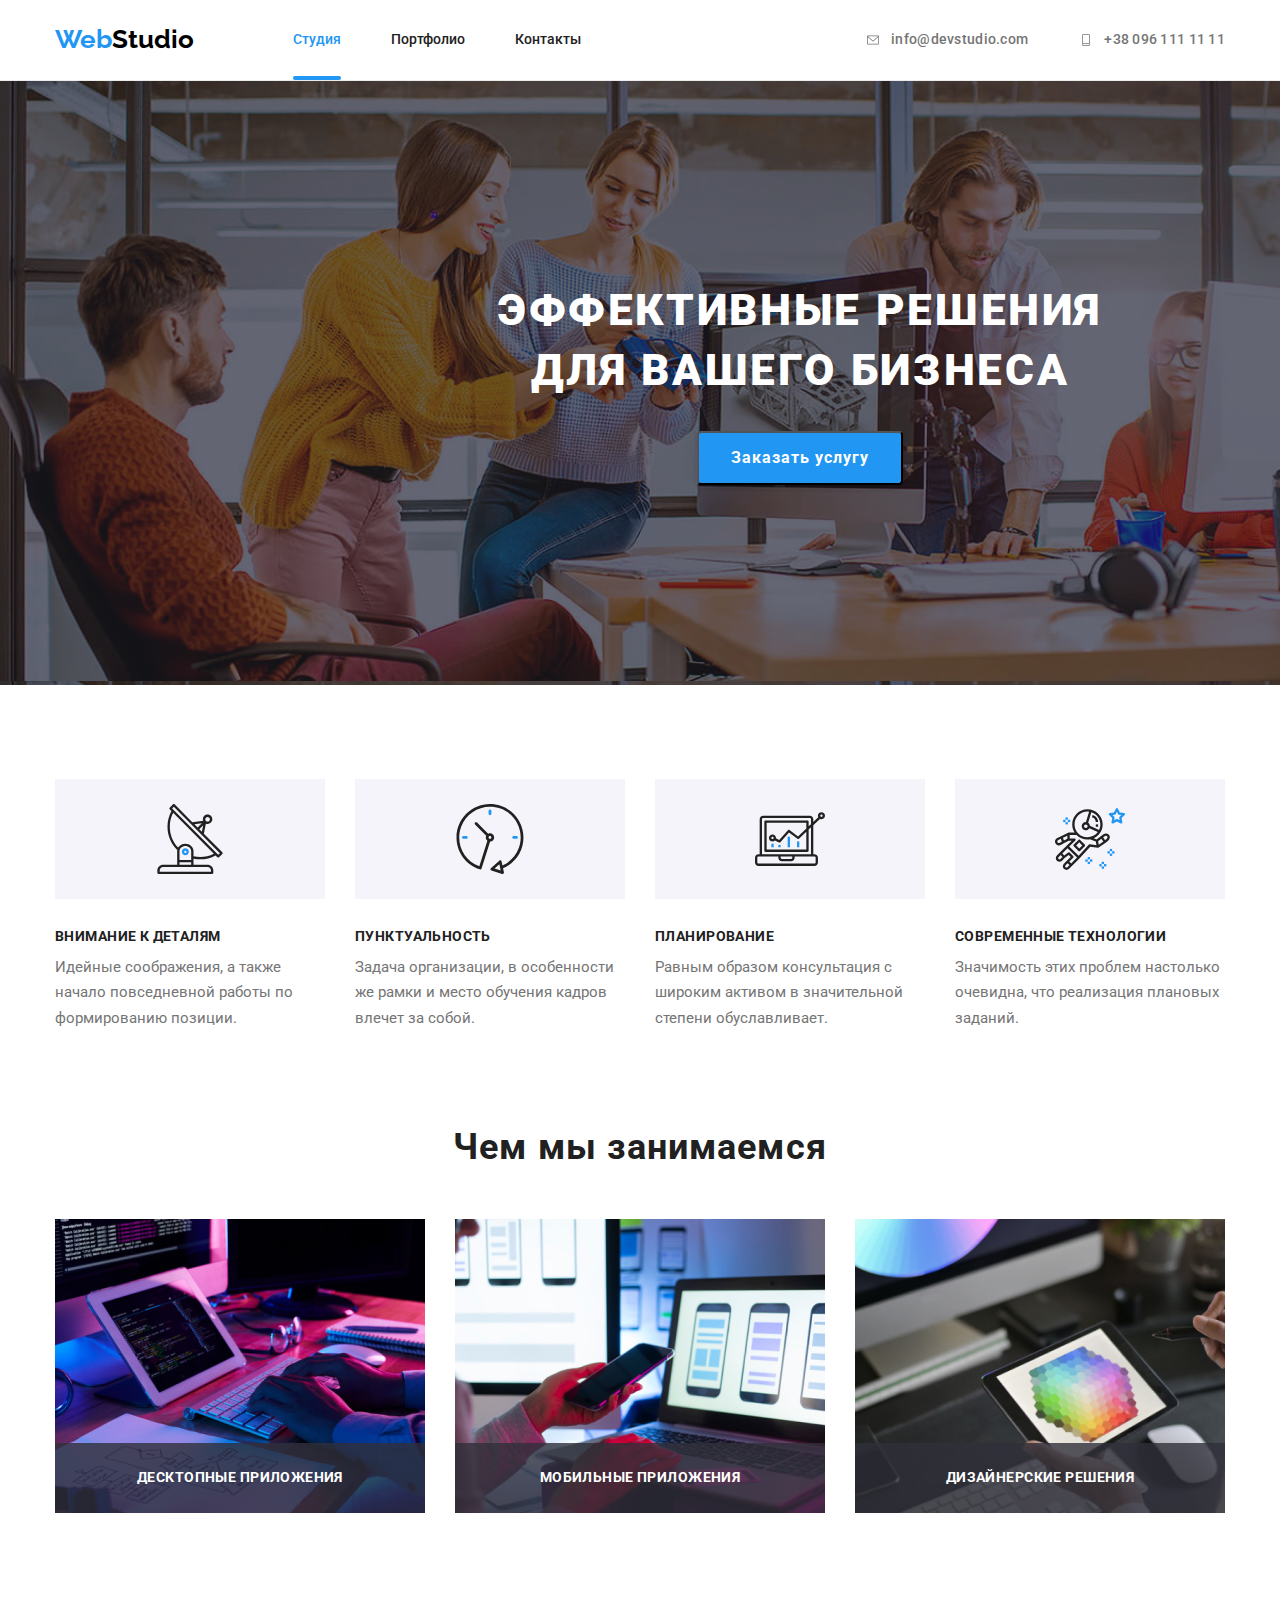
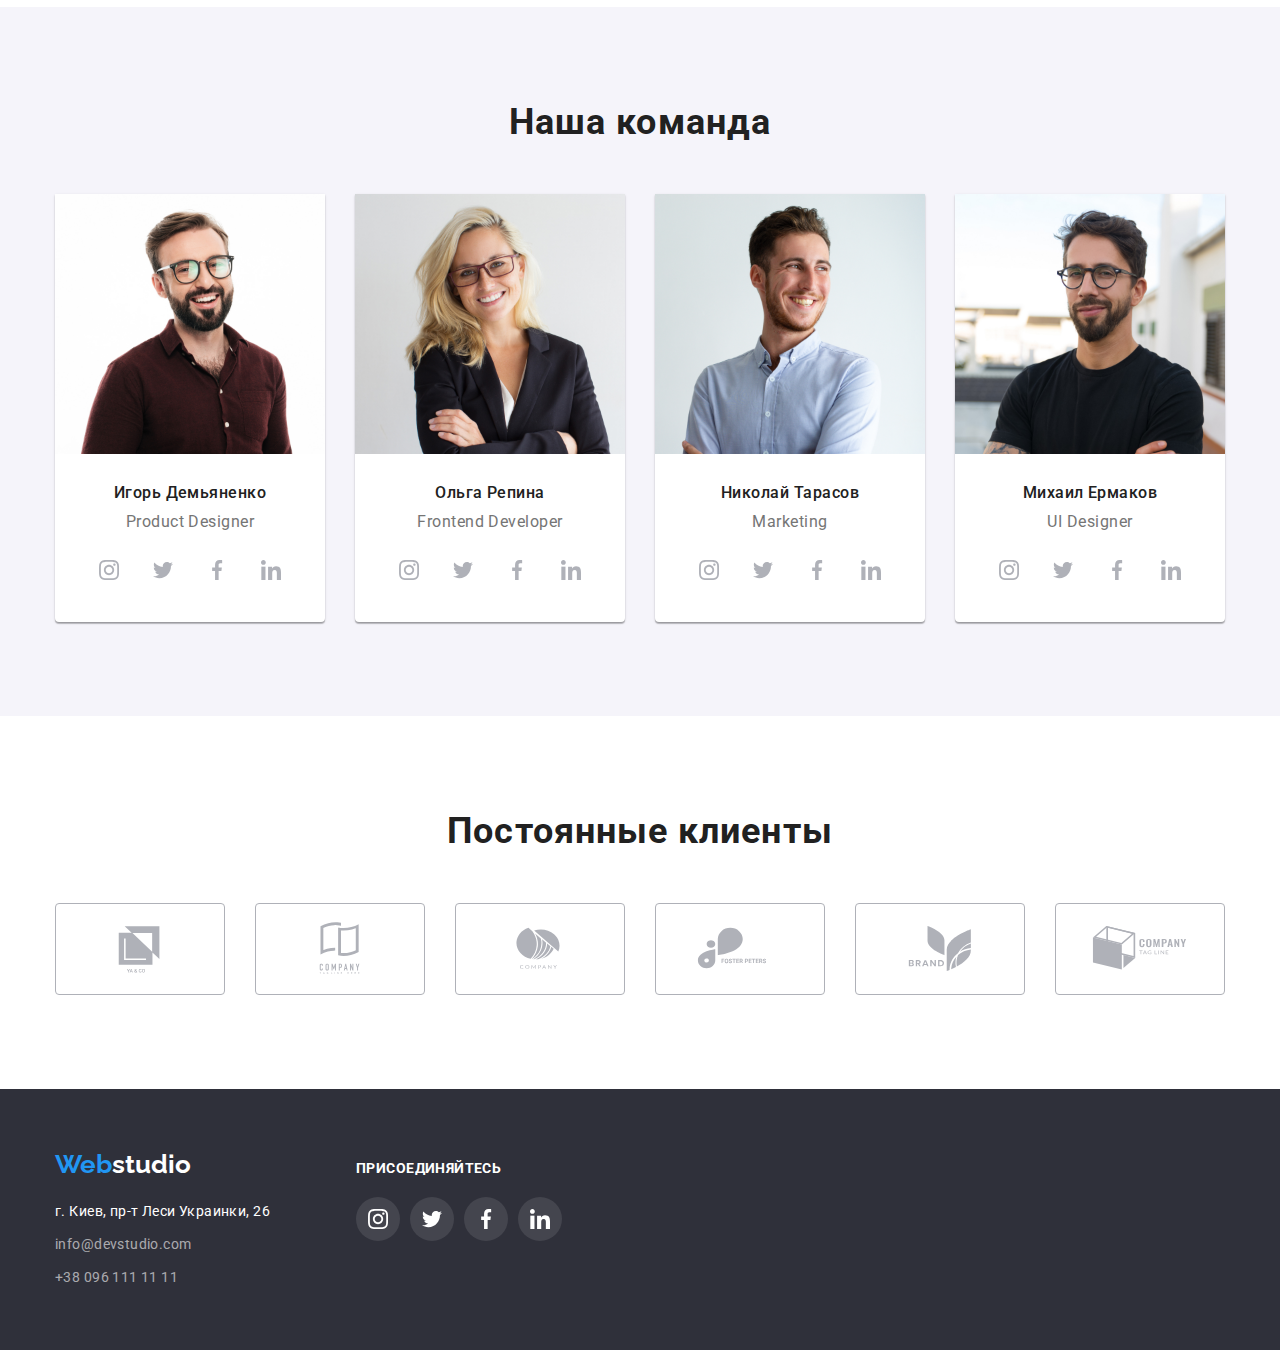
<file: index.html>
<!DOCTYPE html>
<html lang="en">

<head>
    <meta charset="UTF-8">
    <meta http-equiv="X-UA-Compatible" content="IE=edge">
    <meta name="viewport" content="width=device-width, initial-scale=1.0">
    <title>Document</title>
    <link rel="preconnect" href="https://fonts.googleapis.com">
    <link rel="preconnect" href="https://fonts.gstatic.com" crossorigin>
    <link
        href="https://fonts.googleapis.com/css2?family=Raleway:wght@700&family=Roboto:wght@400;500;700;900&display=swap"
        rel="stylesheet">
    <link rel="stylesheet" href="https://cdnjs.cloudflare.com/ajax/libs/modern-normalize/1.1.0/modern-normalize.min.css"
        integrity="sha512-wpPYUAdjBVSE4KJnH1VR1HeZfpl1ub8YT/NKx4PuQ5NmX2tKuGu6U/JRp5y+Y8XG2tV+wKQpNHVUX03MfMFn9Q=="
        crossorigin="anonymous" referrerpolicy="no-referrer" />
    <link rel="stylesheet" href="./css/modern-normalize.css">    
    <link rel="stylesheet" href="./css/styles.css">
</head>

<body>
    <header class="page-header">
        <div class="container-page-header container-settings">    
            <nav class="navigation">
                <a class="logo" href="index.html"><span class="logo-span">Web</span>Studio
                </a>
                <ul class="nav-list list">
                    <li class="nav-item"><a class="link-main" href="index.html">Студия</a></li>
                    <li class="nav-item"><a class="link" href="portfolio.html">Портфолио</a></li>
                    <li class="nav-item"><a class="link" href="">Контакты</a></li>
                </ul>
            </nav>
            <ul class="contacts-list list">
                <li class="contacts-item"><a class="link" href="mailto:info@devstudio.com">
                    <svg class="contacts-item-icon">
                        <use href="./images/sprite.svg#icon-envelope" width="16" height="12"></use>
                    </svg>
                    info@devstudio.com
                </a></li>
                <li class="contacts-item"><a class="link" href="tel:+380961111111">
                    <svg class="contacts-item-icon" width="16" height="12">
                        <use href="./images/sprite.svg#icon-Vector"></use>
                    </svg>
                    +38 096 111 11 11
                </a></li>
            </ul>      
        </div>    
    </header> 
    <main>
        <section class="section-title">
            <div class="container-section-title-button container-settings">
                <h1 class="main-title">Эффективные решения для вашего бизнеса</h1>
                <button class="button-title button" type="button" data-modal-open>Заказать услугу</button>
            </div>
        
        </section>
        <section class="section-lead">
            <div class="section-lead-wrapper container-settings">
                <h2 class="section-lead-header">Наши преимущества</h2>
                <ul class="section-lead-list">
                    <li class="section-lead-item">
                        <div class="section-lead-pic-settings">
                            <svg class="section-lead-pic" width="70" height="70">
                                <use href="./images/sprite.svg#icon-antenna"></use>
                            </svg>
                        </div>
                        <h3 class="section-lead-title">внимание к деталям</h3>
                        <p class="section-lead-item-text">Идейные соображения, а также начало повседневной работы по формированию
                            позиции.</p>
                    </li>
                    <li class="section-lead-item">
                        <div class="section-lead-pic-settings">
                            <svg class="section-lead-pic" width="70" height="70">
                                <use href="./images/sprite.svg#icon-clock"></use>
                            </svg>
                        </div>
                        <h3 class="section-lead-title">пунктуальность</h3>
                        <p class="section-lead-item-text">Задача организации, в особенности же рамки и место обучения кадров влечет
                            за собой.</p>
                    </li>
                    <li class="section-lead-item">
                        <div class="section-lead-pic-settings">
                            <svg class="section-lead-pic" width="70" height="70">
                                <use href="./images/sprite.svg#icon-diagram"></use>
                            </svg>
                        </div>
                        <h3 class="section-lead-title">планирование</h3>
                        <p class="section-lead-item-text">Равным образом консультация с широким активом в значительной степени
                            обуславливает.</p>
                    </li>
                    <li class="section-lead-item">
                        <div class="section-lead-pic-settings">
                            <svg class="section-lead-pic" width="70" height="70">
                                <use href="./images/sprite.svg#icon-astronaut"></use>
                            </svg>
                        </div>
                        <h3 class="section-lead-title">современные технологии</h3>
                        <p class="section-lead-item-text">Значимость этих проблем настолько очевидна, что реализация плановых
                            заданий.</p>
                    </li>
                </ul>
            </div>

        </section>
        <section class="section-content">
            <div class="section-content-wrapper container-settings">
                <h2 class="section-content-title">Чем мы занимаемся</h2>
                <ul class="section-content-list">
                    <li class="section-content-item">
                        <div class="section-content-overlay-wrapper">
                            <img width="370" height="294" src="./images/image1.jpg" alt="img1">
                            <p class="section-content-overlay">десктопные приложения</p>
                        </div>
                    </li>
                    <li class="section-content-item">
                        <div class="section-content-overlay-wrapper">
                            <img width="370" height="294" src="./images/image3.jpg" alt="img3">
                            <p class="section-content-overlay">мобильные приложения</p>
                        </div>
                    </li>
                    <li class="section-content-item">
                        <div class="section-content-overlay-wrapper">
                            <img width="370" height="294" src="./images/image2.jpg" alt="img2">
                            <p class="section-content-overlay">дизайнерские решения</p>
                        </div>
                    </li> 
                </ul>
            </div>  
        </section>
        <section class="section-team">
            <div class="container-section-team container-settings">
                <h2 class="section-team-title">Наша команда</h2>
                <ul class="section-team-list">
                    <li class="section-team-item">
                        <img width="270" src="./images/harry.jpg" alt="igor">
                        <div class="section-team-name-container">
                            <h3 class="section-team-name">Игорь Демьяненко</h3>
                            <p class="section-team-desc">Product Designer</p>
                            <ul class="section-team-social-item list">
                                <li class="section-team-social-list">
                                    <a href="" class="social-list-item-link-team social-list-item-link-instagram">
                                        <svg class="social-list-item-team">
                                            <use href="./images/sprite.svg#icon-instagram"></use>
                                        </svg>
                                    </a>
                                </li>
                                <li class="section-team-social-list">
                                    <a href="" class="social-list-item-link-team social-list-item-link-twitter">
                                        <svg class="social-list-item-team">
                                            <use href="./images/sprite.svg#icon-twitter"></use>
                                        </svg>
                                    </a>
                                </li>
                                <li class="section-team-social-list">
                                    <a href="" class="social-list-item-link-team social-list-item-link-facebook">
                                        <svg class="social-list-item-team">
                                            <use href="./images/sprite.svg#icon-facebook"></use>
                                        </svg>
                                    </a>
                                </li>
                                <li class="section-team-social-list">
                                    <a href="" class="social-list-item-link-team social-list-item-link-linkenin">
                                        <svg class="social-list-item-team">
                                            <use href="./images/sprite.svg#icon-linkedin"></use>
                                        </svg>
                                    </a>
                                </li>
                            </ul>
                        </div>
                    </li>
                    <li class="section-team-item">
                        <img width="270" src="./images/olya.jpg" alt="olya">
                        <div class="section-team-name-container">
                            <h3 class="section-team-name">Ольга Репина</h3>
                            <p class="section-team-desc">Frontend Developer</p>
                            <ul class="section-team-social-item list">
                                <li class="section-team-social-list">
                                    <a href="" class="social-list-item-link-team social-list-item-link-instagram">
                                        <svg class="social-list-item-team">
                                            <use href="./images/sprite.svg#icon-instagram"></use>
                                        </svg>
                                    </a>
                                </li>
                                <li class="section-team-social-list">
                                    <a href="" class="social-list-item-link-team social-list-item-link-twitter">
                                        <svg class="social-list-item-team">
                                            <use href="./images/sprite.svg#icon-twitter"></use>
                                        </svg>
                                    </a>
                                </li>
                                <li class="section-team-social-list">
                                    <a href="" class="social-list-item-link-team social-list-item-link-facebook">
                                        <svg class="social-list-item-team">
                                            <use href="./images/sprite.svg#icon-facebook"></use>
                                        </svg>
                                    </a>
                                </li>
                                <li class="section-team-social-list">
                                    <a href="" class="social-list-item-link-team social-list-item-link-linkenin">
                                        <svg class="social-list-item-team">
                                            <use href="./images/sprite.svg#icon-linkedin"></use>
                                        </svg>
                                    </a>
                                </li>
                            </ul>
                        </div>
                        
                    </li>
                    <li class="section-team-item">
                        <img width="270" src="./images/nick.jpg" alt="nick">
                        <div class="section-team-name-container">
                            <h3 class="section-team-name">Николай Тарасов</h3>
                            <p class="section-team-desc">Marketing</p>
                            <ul class="section-team-social-item list">
                                <li class="section-team-social-list">
                                    <a href="" class="social-list-item-link-team social-list-item-link-instagram">
                                        <svg class="social-list-item-team">
                                            <use href="./images/sprite.svg#icon-instagram"></use>
                                        </svg>
                                    </a>
                                </li>
                                <li class="section-team-social-list">
                                    <a href="" class="social-list-item-link-team social-list-item-link-twitter">
                                        <svg class="social-list-item-team">
                                            <use href="./images/sprite.svg#icon-twitter"></use>
                                        </svg>
                                    </a>
                                </li>
                                <li class="section-team-social-list">
                                    <a href="" class="social-list-item-link-team social-list-item-link-facebook">
                                        <svg class="social-list-item-team">
                                            <use href="./images/sprite.svg#icon-facebook"></use>
                                        </svg>
                                    </a>
                                </li>
                                <li class="section-team-social-list">
                                    <a href="" class="social-list-item-link-team social-list-item-link-linkenin">
                                        <svg class="social-list-item-team">
                                            <use href="./images/sprite.svg#icon-linkedin"></use>
                                        </svg>
                                    </a>
                                </li>
                            </ul>
                        </div>
                        
                    </li>
                    <li class="section-team-item">
                        <img width="270" src="./images/mike.jpg" alt="mike">
                        <div class="section-team-name-container">
                            <h3 class="section-team-name">Михаил Ермаков</h3>
                            <p class="section-team-desc">UI Designer</p>
                            <ul class="section-team-social-item list">
                                <li class="section-team-social-list">
                                    <a href="" class="social-list-item-link-team social-list-item-link-instagram">
                                        <svg class="social-list-item-team">
                                            <use href="./images/sprite.svg#icon-instagram"></use>
                                        </svg>
                                    </a>
                                </li>
                                <li class="section-team-social-list">
                                    <a href="" class="social-list-item-link-team social-list-item-link-twitter">
                                        <svg class="social-list-item-team">
                                            <use href="./images/sprite.svg#icon-twitter"></use>
                                        </svg>
                                    </a>
                                </li>
                                <li class="section-team-social-list">
                                    <a href="" class="social-list-item-link-team social-list-item-link-facebook">
                                        <svg class="social-list-item-team">
                                            <use href="./images/sprite.svg#icon-facebook"></use>
                                        </svg>
                                    </a>
                                </li>
                                <li class="section-team-social-list">
                                    <a href="" class="social-list-item-link-team social-list-item-link-linkenin">
                                        <svg class="social-list-item-team">
                                            <use href="./images/sprite.svg#icon-linkedin"></use>
                                        </svg>
                                    </a>
                                </li>
                            </ul>
                        </div>
                        
                    </li>
                </ul>
            </div>  
        </section> 
        <section class="section-regular-customers">
        <div class="section-regular-customers-wrapper container-settings">
            <h2 class="section-content-title">Постоянные клиенты</h2>
            <ul class="section-regular-customer-list list">
                <li class="section-regular-customer-list">
                    <a href="" class="section-regular-customers-link">
                        <svg class="regular-customers-img" width="106" height="60">
                            <use href="./images/sprite.svg#icon-logo1"></use>
                        </svg>
                    </a>
                </li>
                <li class="section-regular-customer-list">
                    <a href="" class="section-regular-customers-link">
                        <svg class="regular-customers-img" width="106" height="60">
                            <use href="./images/sprite.svg#icon-logo2"></use>
                        </svg>
                    </a>
                </li>
                <li class="section-regular-customer-list">
                    <a href="" class="section-regular-customers-link">
                        <svg class="regular-customers-img" width="106" height="60">
                            <use href="./images/sprite.svg#icon-logo3"></use>
                        </svg>
                    </a>
                </li>
                <li class="section-regular-customer-list">
                    <a href="" class="section-regular-customers-link">
                        <svg class="regular-customers-img" width="106" height="60">
                            <use href="./images/sprite.svg#icon-logo4"></use>
                        </svg>
                    </a>
                </li>
                <li class="section-regular-customer-list">
                    <a href="" class="section-regular-customers-link">
                        <svg class="regular-customers-img" width="106" height="60">
                            <use href="./images/sprite.svg#icon-logo5"></use>
                        </svg>
                    </a>
                </li>
                <li class="section-regular-customer-list">
                    <a href="" class="section-regular-customers-link">
                        <svg class="regular-customers-img" width="106" height="60">
                            <use href="./images/sprite.svg#icon-logo6"></use>
                        </svg>
                    </a>
                </li>
            </ul>
        </div>
        </section>    
    </main>
    <footer class="footer ">
        <div class="container-settings footer-wrapper-container">
            <div class="contaiter-footer ">
                <a class="footer-logo" href="index.html"><span class="logo-span">Web</span>studio
                </a>
                <address class="address">
                    <p class="footer-address-text">г. Киев, пр-т Леси Украинки, 26</p>
                    <ul class="footer-list">
                        <li class="footer-item"><a class="link-footer" href="mailto:info@devstudio.com">info@devstudio.com</a>
                        </li>
                        <li class="footer-item"><a class="link-footer" href="tel:+380961111111">+38 096 111 11 11</a></li>
                    </ul>
                </address>
            </div>
            <div class="footer-wrapper-social-list">
                <p class="footer-social-list-text">присоединяйтесь</p>
                <ul class="footer-social-item list">
                    <li class="footer-social-list">
                        <a href="" class="social-list-item-link social-list-item-link-instagram">
                            <svg class="social-list-item">
                                <use href="./images/sprite.svg#icon-instagram"></use>
                            </svg>
                        </a>
                    </li>
                    <li class="footer-social-list">
                        <a href="" class="social-list-item-link social-list-item-link-twitter">
                            <svg class="social-list-item">
                                <use href="./images/sprite.svg#icon-twitter"></use>
                            </svg>
                        </a>
                    </li>
                    <li class="footer-social-list">
                        <a href="" class="social-list-item-link social-list-item-link-facebook">
                            <svg class="social-list-item">
                                <use href="./images/sprite.svg#icon-facebook"></use>
                            </svg>
                        </a>
                    </li>
                    <li class="footer-social-list">
                        <a href="" class="social-list-item-link social-list-item-link-linkenin">
                            <svg class="social-list-item">
                                <use href="./images/sprite.svg#icon-linkedin"></use>
                            </svg>
                        </a>
                    </li>
                </ul>
            </div>
        </div>
    </footer>
    <div class="backdrop is-hidden" data-modal>
        <div class="modal" >
            <buttom type="button" class="close-button" data-modal-close>
                <svg class="modal-close-btn" width="18" height="18">
                    <use width="15px" height="15px" href="./images/sprite.svg#icon-modal"></use>
                </svg>
            </buttom>
        </div>
    </div>
<script src="./js/modal.js"></script>
</body>

</html>
</file>
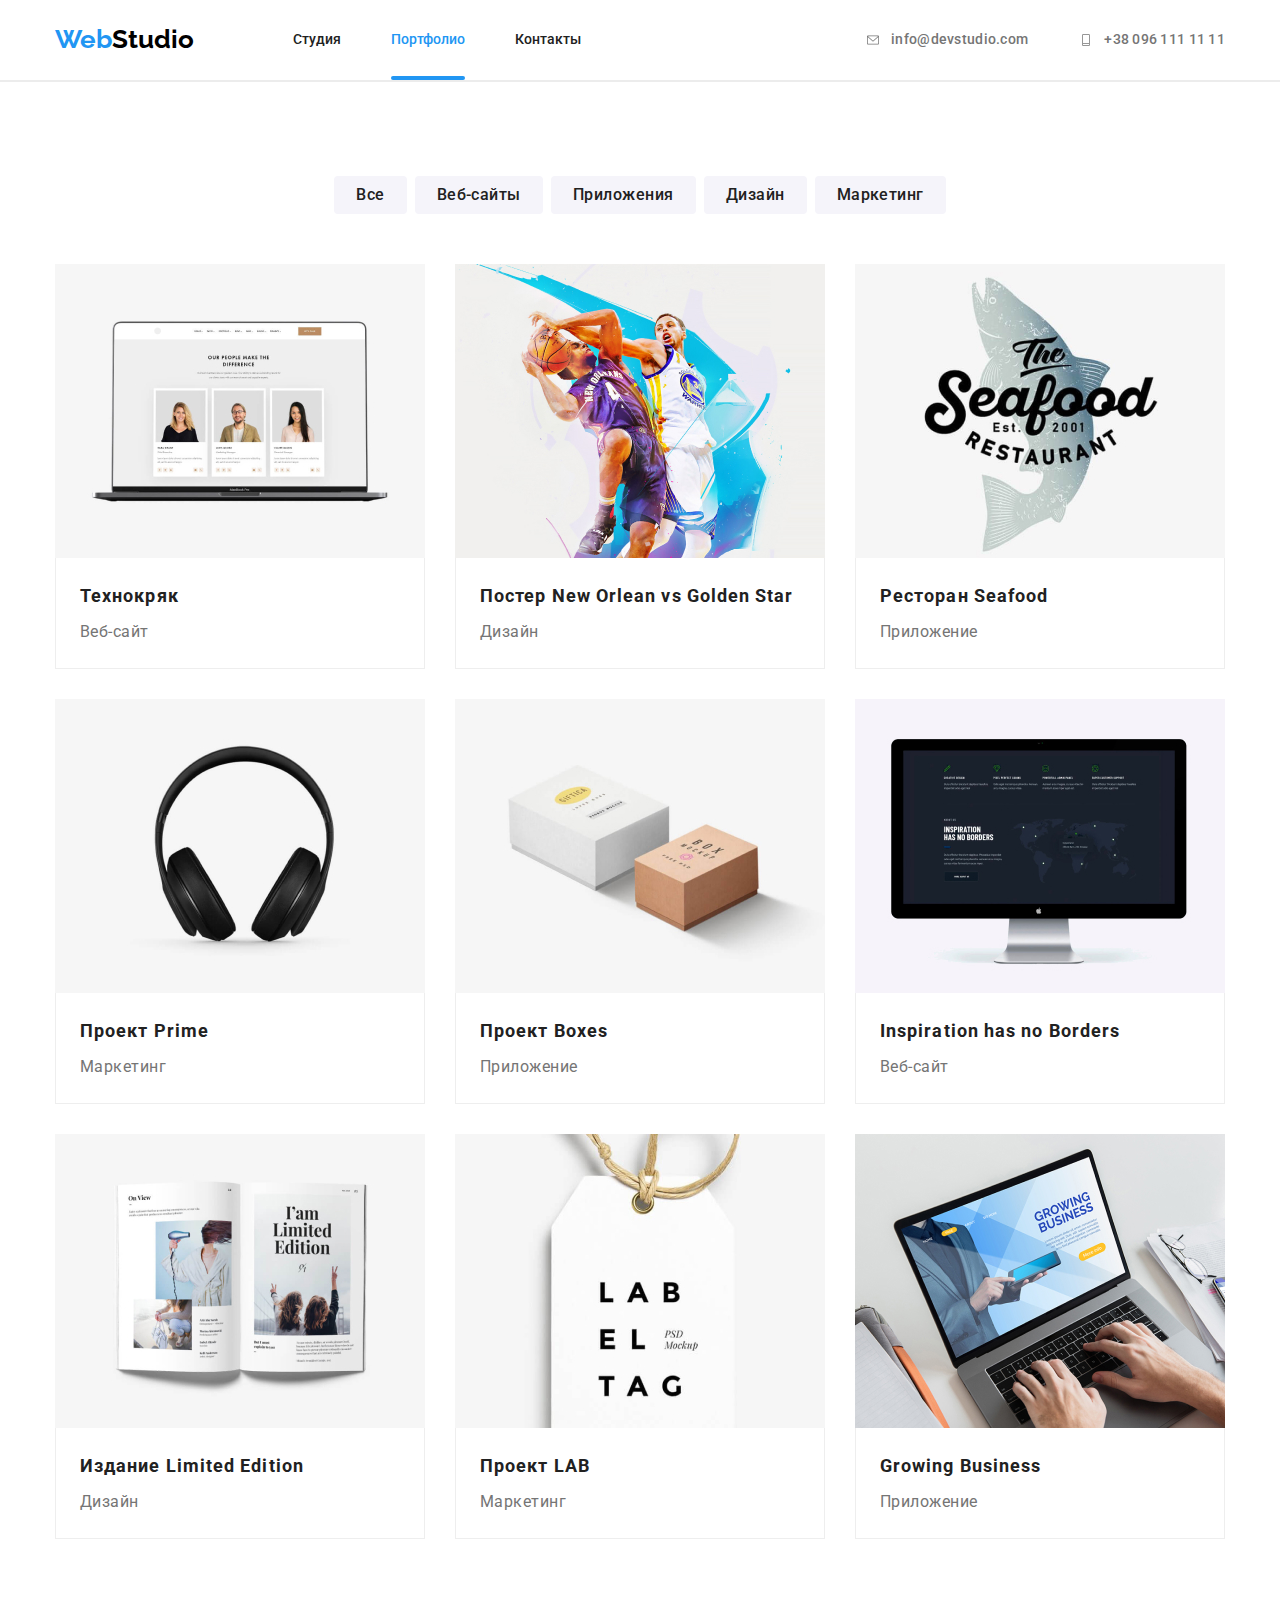
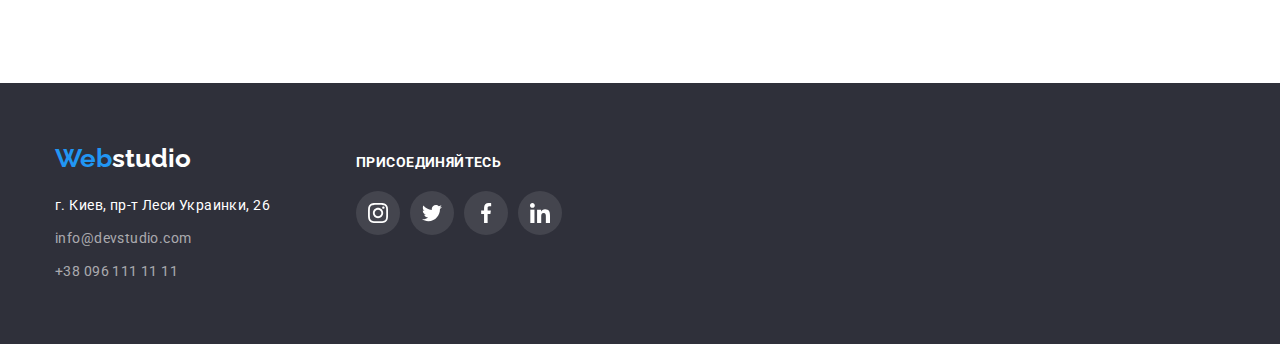
<file: portfolio.html>
<!DOCTYPE html>
<html lang="en">

<head>
    <meta charset="UTF-8">
    <meta http-equiv="X-UA-Compatible" content="IE=edge">
    <meta name="viewport" content="width=device-width, initial-scale=1.0">
    <title>Document</title>
    <link rel="preconnect" href="https://fonts.googleapis.com">
    <link rel="preconnect" href="https://fonts.gstatic.com" crossorigin>
    <link
        href="https://fonts.googleapis.com/css2?family=Raleway:wght@700&family=Roboto:wght@400;500;700;900&display=swap"
        rel="stylesheet">
    <link rel="stylesheet" href="https://cdnjs.cloudflare.com/ajax/libs/modern-normalize/1.1.0/modern-normalize.min.css"
        integrity="sha512-wpPYUAdjBVSE4KJnH1VR1HeZfpl1ub8YT/NKx4PuQ5NmX2tKuGu6U/JRp5y+Y8XG2tV+wKQpNHVUX03MfMFn9Q=="
        crossorigin="anonymous" referrerpolicy="no-referrer" />
    <link rel="stylesheet" href="./css/modern-normalize.css">
    <link rel="stylesheet" href="./css/styles.css">
</head>
<body>
    <header class="page-header">
        <header class="page-header">
            <div class="container-page-header container-settings">
                <nav class="navigation">
                    <a class="logo" href="index.html"><span class="logo-span">Web</span>Studio
                    </a>
                    <ul class="nav-list list">
                        <li class="nav-item"><a class="link" href="index.html">Студия</a></li>
                        <li class="nav-item"><a class="link-main" href="portfolio.html">Портфолио</a></li>
                        <li class="nav-item"><a class="link" href="">Контакты</a></li>
                    </ul>
                </nav>
                <ul class="contacts-list list">
                    <li class="contacts-item"><a class="link" href="mailto:info@devstudio.com">
                            <svg class="contacts-item-icon">
                                <use href="./images/sprite.svg#icon-envelope" width="16" height="12"></use>
                            </svg>
                            info@devstudio.com
                        </a></li>
                    <li class="contacts-item"><a class="link" href="tel:+380961111111">
                            <svg class="contacts-item-icon" width="16" height="12">
                                <use href="./images/sprite.svg#icon-Vector"></use>
                            </svg>
                            +38 096 111 11 11
                        </a></li>
                </ul>
            </div>  
        </header>
    </header>
    <main>
        <section class="portfolio-cards">
            <div class="container-portfolio-cards container-settings">
                <h1 class="section-lead-header">Портфолио.</h1>
                <ul class="portfolio-cards-list">
                    <li class="portfolio-cards-item"><button class="portfolio-cards-button" type="button">Все</button></li>
                    <li class="portfolio-cards-item"><button class="portfolio-cards-button" type="button">Веб-сайты</button></li>
                    <li class="portfolio-cards-item"><button class="portfolio-cards-button" type="button">Приложения</button></li>
                    <li class="portfolio-cards-item"><button class="portfolio-cards-button" type="button">Дизайн</button></li>
                    <li class="portfolio-cards-item"><button class="portfolio-cards-button" type="button">Маркетинг</button></li>
                </ul>
                <h2 class="section-lead-header">Главный контент.</h2>
                <ul class="portfolio-cards-list-pics ">
                    <li class="portfolio-cards-list-item">
                        <a class="portfolio-cards-list-link" href="">
                            <div class="portfolio-cards-list-wrapper-overlay">
                                <img width="370" height="294" src="./images/img1.jpg" alt="laptop">
                                <p class="portfolio-overlay">Технокряк это современная площадка распространения коронавируса. Компании используют эту платформу для цифрового
                            шпионажа и атак на защищённые сервера конкурентов.</p>
                            </div>
                            <div class="text-porfolio-padding">
                                <h3 class="portfolio-cards-title">Технокряк</h3>
                                <p class="text-portfolio">Веб-сайт</p>
                            </div>
                        </a>
                    </li>
                    <li class="portfolio-cards-list-item">
                        <a class="portfolio-cards-list-link" href="">
                            <div class="portfolio-cards-list-wrapper-overlay">
                                <img width="370" height="294" src="./images/img2.jpg" alt="basketballposter">
                                <p class="portfolio-overlay">Технокряк это современная площадка распространения коронавируса. Компании используют эту
                                    платформу для цифрового
                                    шпионажа и атак на защищённые сервера конкурентов.</p>
                            </div>
                            <div class="text-porfolio-padding">
                                <h3 class="portfolio-cards-title">Постер New Orlean vs Golden Star</h3>
                                <p class="text-portfolio">Дизайн</p>
                            </div>
                        </a>
                    </li>
                    <li class="portfolio-cards-list-item">
                        <a class="portfolio-cards-list-link" href="">
                            <div class="portfolio-cards-list-wrapper-overlay">
                                <img width="370" height="294" src="./images/img3.jpg" alt="restaurantoffers">
                                <p class="portfolio-overlay">Технокряк это современная площадка распространения коронавируса. Компании используют эту
                                    платформу для цифрового
                                    шпионажа и атак на защищённые сервера конкурентов.</p>
                            </div>
                            <div class="text-porfolio-padding">
                                <h3 class="portfolio-cards-title">Ресторан Seafood</h3>
                                <p class="text-portfolio">Приложение</p>
                            </div>
                        </a>
                    </li>
                    <li class="portfolio-cards-list-item">
                        <a class="portfolio-cards-list-link" href="">
                            <div class="portfolio-cards-list-wrapper-overlay">
                                <img width="370" height="294" src="./images/img4.jpg" alt="projectprime">
                                <p class="portfolio-overlay">Технокряк это современная площадка распространения коронавируса. Компании используют эту
                                    платформу для цифрового
                                    шпионажа и атак на защищённые сервера конкурентов.</p>
                            </div>
                            <div class="text-porfolio-padding">
                                <h3 class="portfolio-cards-title">Проект Prime</h3>
                                <p class="text-portfolio">Маркетинг</p>
                            </div>
                        </a>
                    </li>
                    <li class="portfolio-cards-list-item">
                        <a class="portfolio-cards-list-link" href="">
                            <div class="portfolio-cards-list-wrapper-overlay">
                                <img width="370" height="294" src="./images/img5.jpg" alt="projectboxes">
                                <p class="portfolio-overlay">Технокряк это современная площадка распространения коронавируса. Компании используют эту
                                    платформу для цифрового
                                    шпионажа и атак на защищённые сервера конкурентов.</p>
                            </div>
                            <div class="text-porfolio-padding">
                                <h3 class="portfolio-cards-title">Проект Boxes</h3>
                                <p class="text-portfolio">Приложение</p>
                            </div>
                        </a>
                    </li>
                    <li class="portfolio-cards-list-item">
                        <a class="portfolio-cards-list-link" href="">
                            <div class="portfolio-cards-list-wrapper-overlay">
                                <img width="370" height="294" src="./images/img6.jpg" alt="website">
                                <p class="portfolio-overlay">Технокряк это современная площадка распространения коронавируса. Компании используют эту
                                    платформу для цифрового
                                    шпионажа и атак на защищённые сервера конкурентов.</p>
                            </div>
                            <div class="text-porfolio-padding">
                                <h3 class="portfolio-cards-title">Inspiration has no Borders</h3>
                                <p class="text-portfolio">Веб-сайт</p>
                            </div>
                        </a>
                    </li>
                    <li class="portfolio-cards-list-item">
                        <a class="portfolio-cards-list-link" href="">
                            <div class="portfolio-cards-list-wrapper-overlay">
                                <img width="370" height="294" src="./images/img7.jpg" alt="design">
                                <p class="portfolio-overlay">Технокряк это современная площадка распространения коронавируса. Компании используют эту
                                    платформу для цифрового
                                    шпионажа и атак на защищённые сервера конкурентов.</p>
                            </div>
                            <div class="text-porfolio-padding">
                                <h3 class="portfolio-cards-title">Издание Limited Edition</h3>
                                <p class="text-portfolio">Дизайн</p>
                            </div>
                        </a>
                    </li>
                    <li class="portfolio-cards-list-item">
                        <a class="portfolio-cards-list-link" href="">
                            <div class="portfolio-cards-list-wrapper-overlay">
                                <img width="370" height="294" src="./images/img8.jpg" alt="marketing">
                                <p class="portfolio-overlay">Технокряк это современная площадка распространения коронавируса. Компании используют эту
                                    платформу для цифрового
                                    шпионажа и атак на защищённые сервера конкурентов.</p>
                            </div>
                            <div class="text-porfolio-padding">
                                <h3 class="portfolio-cards-title">Проект LAB</h3>
                                <p class="text-portfolio">Маркетинг</p>
                            </div>
                        </a>
                    </li>
                    <li class="portfolio-cards-list-item">
                        <a class="portfolio-cards-list-link" href="">
                            <div class="portfolio-cards-list-wrapper-overlay">
                                <img width="370" height="294" src="./images/img9.jpg" alt="appbusiness">
                                <p class="portfolio-overlay">Технокряк это современная площадка распространения коронавируса. Компании используют эту
                                    платформу для цифрового
                                    шпионажа и атак на защищённые сервера конкурентов.</p>
                            </div>
                            <div class="text-porfolio-padding">
                                <h3 class="portfolio-cards-title">Growing Business</h3>
                                <p class="text-portfolio">Приложение</p>
                            </div>
                        </a>
                    </li>
                </ul>
            </div>         
        </section>
    </main>
    <footer class="footer ">
        <div class="container-settings footer-wrapper-container">
            <div class="contaiter-footer ">
                <a class="footer-logo" href="index.html"><span class="logo-span">Web</span>studio
                </a>
                <address class="address">
                    <p class="footer-address-text">г. Киев, пр-т Леси Украинки, 26</p>
                    <ul class="footer-list">
                        <li class="footer-item"><a class="link-footer"
                                href="mailto:info@devstudio.com">info@devstudio.com</a>
                        </li>
                        <li class="footer-item"><a class="link-footer" href="tel:+380961111111">+38 096 111 11 11</a></li>
                    </ul>
                </address>
            </div>
            <div class="footer-wrapper-social-list">
                <p class="footer-social-list-text">присоединяйтесь</p>
                <ul class="footer-social-item list">
                    <li class="footer-social-list">
                        <a href="" class="social-list-item-link social-list-item-link-instagram">
                            <svg class="social-list-item">
                                <use href="./images/sprite.svg#icon-instagram"></use>
                            </svg>
                        </a>
                    </li>
                    <li class="footer-social-list">
                        <a href="" class="social-list-item-link social-list-item-link-twitter">
                            <svg class="social-list-item">
                                <use href="./images/sprite.svg#icon-twitter"></use>
                            </svg>
                        </a>
                    </li>
                    <li class="footer-social-list">
                        <a href="" class="social-list-item-link social-list-item-link-facebook">
                            <svg class="social-list-item">
                                <use href="./images/sprite.svg#icon-facebook"></use>
                            </svg>
                        </a>
                    </li>
                    <li class="footer-social-list">
                        <a href="" class="social-list-item-link social-list-item-link-linkenin">
                            <svg class="social-list-item">
                                <use href="./images/sprite.svg#icon-linkedin"></use>
                            </svg>
                        </a>
                    </li>
                </ul>
            </div>
        </div>
    </footer>
</body>

</html>
</file>
<file: css/styles.css>
:root {
  --primary-title-color: #fff;
  --primary-text-color: #757575;
  --secondary-title-color: #212121;
  --secondary-text-color: #ffffff;
  --accent-color: #2196f3;
  --background-color: #2f303a;
  --background-color-white: #ffffff;
  --background-color-section: #e5e5e5;
}

* {
  box-sizing: border-box;
}

h1,
h2,
h3,
h4,
h5,
h6,
p {
  margin-top: 0;
  margin-bottom: 0;
}

ul,
ol {
  padding-left: 0;
  margin-top: 0;
  margin-bottom: 0;
}

.list {
  list-style: none;
}

.link {
  text-decoration: none;
}

body {
  font-family: Roboto, sans-serif;
}

/*================================== logo =============================*/

.logo {
  font-family: Raleway, sans-serif;
  font-weight: 700;
  text-decoration: none;
  font-size: 26px;
  color: #000000;
  line-height: 1.2;
  margin-right: 93px;
  width: 145px;
}
.logo-span {
  color: var(--accent-color);
}
/* ==========================nav-link==================== */
.nav-item .link:hover,
.nav-item .link:focus {
  color: var(--accent-color);
}
.page-header {
  background: var(--background-color-white);
  border-bottom: 1px solid #ececec;
}
.container-settings {
  width: 1200px;
  margin-left: auto;
  margin-right: auto;
  padding-left: 15px;
  padding-right: 15px;
}
.container-page-header {
  display: flex;
  align-items: center;
}
.navigation {
  display: flex;
  align-items: center;
}
.nav-list {
  display: flex;
}
.nav-item:nth-child(-n + 2) {
  margin-right: 50px;
}
.contacts-list {
  display: flex;
}

.contacts-item:first-child {
  margin-right: 50px;
}

.link-main {
  display: inline-block;
  font-weight: 500;
  font-size: 14px;
  line-height: 1.1;
  text-decoration: none;
  cursor: pointer;
  color: var(--accent-color);
  padding: 32px 0px;
  transition: color var(--primary-time-duration) cubic-bezier(0.4, 0, 0.2, 1);
  position: relative;
}
.link-main:after {
  content: '';
  position: absolute;
  display: block;
  background-color: var(--accent-color);
  width: 100%;
  height: 4px;
  bottom: -1px;
  border-radius: 2px;
}

.link {
  display: inline-block;
  font-weight: 500;
  font-size: 14px;
  line-height: 1.14;
  text-decoration: none;
  cursor: pointer;
  color: var(--secondary-title-color);
  padding: 32px 0px;
}

.contacts-list {
  margin-left: auto;
}
.contacts-item .link {
  font-style: normal;
  font-weight: 500;
  font-size: 14px;
  line-height: 1.14;
  letter-spacing: 0.02em;
  color: var(--primary-text-color);
  display: flex;
  align-items: center;
}

.contacts-item .link:focus,
.contacts-item .link:hover {
  color: var(--accent-color);
}

.contacts-item-icon {
  width: 16px;
  height: 12px;
  fill: currentColor;
  margin-right: 10px;
}
/* =============================section=========================== */
.section-title {
  width: 1600px;
  margin: 0 auto;
  padding-top: 200px;
  padding-bottom: 200px;
  text-align: center;
  background-image: linear-gradient(rgba(47, 48, 58, 0.4), rgba(47, 48, 58, 0.4)),
    url(../images/Imgmain.jpg);
  background-color: #c4c4c4;
}

.main-title {
  font-style: normal;
  font-weight: 900;
  font-size: 44px;
  line-height: 1.36;
  max-width: 700px;
  height: 120px;
  letter-spacing: 0.06em;
  text-transform: uppercase;
  color: var(--primary-title-color);
  margin-left: auto;
  margin-right: auto;
  margin-bottom: 30px;
}
.button {
  font-style: normal;
  font-weight: bold;
  font-size: 16px;
  line-height: 1.87;
  letter-spacing: 0.06em;
  color: var(--secondary-text-color);
  background: var(--accent-color);
  box-shadow: 0px 4px 4px rgba(0, 0, 0, 0.15);
  border-radius: 4px;
  padding: 10px 32px;
  margin: 0 auto;
}
/* ------------------------------------------------------------ */
.section-lead {
  padding-top: 94px;
  padding-bottom: 94px;
  margin: 0 auto;
}
.section-lead-list-pic {
  display: flex;
  margin-bottom: 30px;
}
.section-lead-item-pic:not(:last-child) {
  margin-right: 30px;
}
.section-lead-list {
  list-style-type: none;
  display: flex;
  justify-content: space-between;
}
.section-lead-item {
  width: 270px;
  margin-right: 30px;
}
.section-lead-item:last-child {
  margin-right: 0px;
}
.section-lead-pic-settings {
  display: flex;
  justify-content: center;
  align-items: center;
  height: 120px;
  margin-bottom: 30px;
  background: #f5f4fa;
}
.section-lead-header {
  position: absolute;
  width: 1px;
  height: 1px;
  margin: -1px;
  border: 0;
  padding: 0;
  white-space: nowrap;
  clip-path: inset(100%);
  clip: rect(0 0 0 0);
  overflow: hidden;
}
.section-lead-title {
  font-style: normal;
  font-weight: bold;
  font-size: 14px;
  line-height: 1.14;
  letter-spacing: 0.03em;
  text-transform: uppercase;
  color: var(--secondary-title-color);
  margin-bottom: 10px;
}

.section-lead-item-text {
  font-size: 15px;
  font-weight: normal;
  line-height: 1.71;
  color: var(--primary-text-color);
}
/* ---------------------------------------------------------- */
.section-content {
  padding-bottom: 94px;
  margin: 0 auto;
}
.section-content-title {
  font-style: normal;
  font-weight: bold;
  font-size: 36px;
  line-height: 1.2;
  text-align: center;
  letter-spacing: 0.03em;
  color: var(--secondary-title-color);
  margin-bottom: 50px;
}

.section-content-list {
  list-style-type: none;
  display: flex;
  flex-wrap: wrap;
}

.section-content-item {
  margin-right: 30px;
}
.section-content-item:last-child {
  margin-right: 0px;
}
img {
  display: block;
}
/* ------------------------------------------------------------ */

.section-team {
  background: #f5f4fa;
  padding-top: 94px;
  padding-bottom: 94px;
}

.section-team-title {
  font-style: normal;
  font-weight: bold;
  font-size: 36px;
  line-height: 1.2;
  text-align: center;
  letter-spacing: 0.03em;
  color: var(--secondary-title-color);
  margin-bottom: 50px;
}

.section-team-list {
  list-style-type: none;
  display: flex;
  justify-content: center;
}
.section-team-name-container {
  padding: 30px 32px;
}
.section-team-name {
  font-style: normal;
  font-weight: 500;
  font-size: 16px;
  line-height: 1.18;
  text-align: center;
  letter-spacing: 0.03em;
  color: var(--secondary-title-color);
  margin-bottom: 10px;
}

.section-team-item {
  background: #ffffff;
  box-shadow: 0px 1px 3px rgba(0, 0, 0, 0.12), 0px 1px 1px rgba(0, 0, 0, 0.14),
    0px 2px 1px rgba(0, 0, 0, 0.2);
  border-radius: 0px 0px 4px 4px;
  width: 270px;
  margin-right: 30px;
}
.section-team-item:last-child {
  margin-right: 0px;
}

.section-team-desc {
  font-style: normal;
  font-weight: normal;
  font-size: 16px;
  line-height: 1.18;
  text-align: center;
  letter-spacing: 0.03em;
  color: var(--primary-text-color);
  margin-bottom: 16px;
}
/* ===========================section-regular-customers================ */
.section-regular-customers {
  padding-top: 94px;
  padding-bottom: 94px;
}
.section-regular-customer-list {
  display: flex;
  justify-content: center;
  align-items: center;
  fill: #afb1b8;
}
.section-regular-customer-list:not(:last-child) {
  margin-right: 30px;
}
.section-regular-customers-link {
  display: flex;
  justify-content: center;
  align-items: center;
  width: 170px;
  height: 92px;
  border: 1px solid #afb1b8;
  border-radius: 4px;
  transition: border-color 250ms cubic-bezier(0.4, 0, 0.2, 1);
}

.section-regular-customers-link:focus,
.section-regular-customers-link:hover {
  border: 1px solid #2196f3;
  fill: #2196f3;
}
.regular-customers-img {
  transition: fill 250ms cubic-bezier(0.4, 0, 0.2, 1);
}

.section-regular-customers-link:focus > .regular-customers-img,
.section-regular-customers-link:hover > .regular-customers-img {
  fill: #2196f3;
}
/* ===================================portfolio=========================== */
.portfolio-cards-button {
  font-style: normal;
  font-weight: 500;
  font-size: 16px;
  line-height: 1.62;
  text-align: center;
  letter-spacing: 0.03em;
  color: var(--secondary-title-color);
  background: #f5f4fa;
  border-radius: 4px;
  border: none;
  padding: 6px 22px;
  cursor: pointer;
}
.portfolio-cards-item {
  margin-right: 8px;
}
.portfolio-cards-item:last-child {
  margin-right: 0px;
}
.portfolio-cards-button:focus,
.portfolio-cards-button:hover {
  background: var(--accent-color);
  color: var(--secondary-text-color);
  /* shadow-middle */
  box-shadow: 0px 3px 1px rgba(0, 0, 0, 0.1), 0px 1px 2px rgba(0, 0, 0, 0.08),
    0px 2px 2px rgba(0, 0, 0, 0.12);
  border-radius: 4px;
  cursor: pointer;
}
.container-portfolio-cards {
  margin-bottom: 50px;
}
.portfolio-cards {
  padding-top: 94px;
  padding-bottom: 94px;
  margin: 0 auto;
}

.portfolio-cards-title {
  font-style: normal;
  font-weight: bold;
  font-size: 18px;
  line-height: 2;
  letter-spacing: 0.06em;
  color: var(--secondary-title-color);
  margin-bottom: 4px;
}
.text-porfolio-padding {
  padding: 20px 24px;
  border-left: 1px solid #eeeeee;
  border-right: 1px solid #eeeeee;
  border-bottom: 1px solid #eeeeee;
}
.portfolio-cards-list-link:focus,
.portfolio-cards-list-link:hover {
  box-shadow: 0px 1px 1px rgba(0, 0, 0, 0.12), 0px 4px 4px rgba(0, 0, 0, 0.06),
    1px 4px 6px rgba(0, 0, 0, 0.16);
}
.text-portfolio {
  font-style: normal;
  font-weight: normal;
  font-size: 16px;
  line-height: 1.8;
  letter-spacing: 0.03em;
  color: var(--primary-text-color);
  height: 30px;
}
/* ==================================================================== */
.portfolio-cards-list {
  display: flex;
  justify-content: center;
  list-style-type: none;
  margin-bottom: 50px;
}

.portfolio-cards-list-pics {
  list-style-type: none;
  display: flex;
  flex-wrap: wrap;
}

.portfolio-cards-list-item {
  margin-right: 30px;
  margin-bottom: 30px;
}
.portfolio-cards-list-item:nth-child(3n) {
  margin-right: 0px;
}

.portfolio-cards-list-item:nth-last-child(-n + 3) {
  margin-bottom: 0px;
}
.portfolio-cards-list-link {
  text-decoration: none;
  display: block;
}

/* =====================footer============================ */

.footer {
  display: flex;
  background-color: var(--background-color);
  padding-top: 60px;
  padding-bottom: 60px;
}
.footer-wrapper-container {
  display: flex;
  align-items: baseline;
}

.contaiter-footer {
  display: inline;
  margin-right: 70px;
}

.footer-logo {
  display: block;
  font-family: Raleway, sans-serif;
  font-weight: 700;
  text-decoration: none;
  font-size: 26px;
  color: #ffffff;
  line-height: 1.2;
  margin-bottom: 20px;
}
.address {
  display: block;
}
.footer-address-text {
  font-style: normal;
  font-weight: normal;
  font-size: 14px;
  line-height: 1.71;
  letter-spacing: 0.03em;
  color: #ffffff;
  width: 231px;
  margin-bottom: 9px;
}
.footer-list {
  list-style-type: none;
}
.link-footer {
  text-decoration: none;
}
.footer-item:first-child {
  margin-bottom: 9px;
}

.footer-item .link-footer {
  font-style: normal;
  font-weight: normal;
  font-size: 14px;
  line-height: 1.71;
  letter-spacing: 0.03em;
  color: rgba(255, 255, 255, 0.6);
}
.footer-item .link:hover,
.footer-item .link:focus {
  color: var(--accent-color);
}
.footer-wrapper-social-list {
  width: 206px;
  height: 80px;
}
.footer-social-list-text {
  font-style: normal;
  font-weight: bold;
  font-size: 14px;
  line-height: 1.14;
  letter-spacing: 0.03em;
  text-transform: uppercase;
  color: var(--secondary-text-color);
  margin-bottom: 20px;
}
.footer-social-item {
  display: flex;
}

.section-team-social-item {
  display: flex;
}
.footer-social-list:not(:last-child) {
  margin-right: 10px;
}
.section-team-social-list:not(:last-child) {
  margin-right: 10px;
}
.social-list-item-link {
  display: flex;
  align-items: center;
  justify-content: center;
  width: 44px;
  height: 44px;
  border-radius: 50%;
  background-color: rgba(255, 255, 255, 0.1);
  transition: background-color 250ms cubic-bezier(0.4, 0, 0.2, 1);
}
.social-list-item {
  fill: #ffffff;
  width: 20px;
  height: 20px;
}
.social-list-item-team {
  fill: #afb1b8;
  width: 20px;
  height: 20px;
  transition: fill 250ms cubic-bezier(0.4, 0, 0.2, 1);
}

.social-list-item-link:focus,
.social-list-item-link:hover {
  background-color: var(--accent-color);
}
.social-list-item-link-team {
  display: flex;
  align-items: center;
  justify-content: center;
  width: 44px;
  height: 44px;
  border-radius: 50%;
  transition: background-color 250ms cubic-bezier(0.4, 0, 0.2, 1);
}

.social-list-item-link-team:focus,
.social-list-item-link-team:hover {
  background-color: var(--accent-color);
}
.social-list-item-link-team:hover > .social-list-item-team,
.social-list-item-link-team:focus > .social-list-item-team {
  fill: #ffffff;
}
.regular-customers-img:focus,
.regular-customers-img:hover {
  fill: var(--accent-color);
}
.regular-customers-img {
  fill: #afb1b8;
}
.portfolio-cards-list-wrapper-overlay {
  position: relative;
  overflow: hidden;
}
.portfolio-overlay {
  top: 0;
  left: 0;
  background: rgba(33, 150, 243, 0.9);
  width: 100%;
  height: 100%;
  padding: 63px 24px;
  font-style: normal;
  font-weight: normal;
  font-size: 18px;
  line-height: 1.56;
  letter-spacing: 0.03em;
  color: #ffffff;
  position: absolute;
  overflow: auto;
  transform: translateY(100%);
  transition: transform 250ms cubic-bezier(0.4, 0, 0.2, 1);
}
.portfolio-cards-list-link:hover .portfolio-overlay,
.portfolio-cards-list-link:focus .portfolio-overlay {
  transform: translateY(0%);
}

.section-content-overlay-wrapper {
  position: relative;
  overflow: hidden;
}
.section-content-overlay {
  bottom: 0;
  left: 0;
  width: 100%;
  height: 70px;
  background: rgba(47, 48, 58, 0.8);
  padding: 27px 80px;
  color: #ffffff;

  font-style: normal;
  font-weight: bold;
  font-size: 14px;
  line-height: 1.14;
  letter-spacing: 0.03em;
  text-align: center;

  text-transform: uppercase;
  position: absolute;
  /* transform: translateY(100%);
  transition: transform 250ms linear; */
}
/* .section-content-item:hover .section-content-overlay {
  transform: translateY(0%);
} */

/* ========================== backdrop   ====================== */
.backdrop {
  position: fixed;
  top: 0;
  left: 0;
  width: 100vw;
  height: 100vh;
  background: rgba(0, 0, 0, 0.2);
  opacity: 1;
  visibility: visible;
  pointer-events: auto;
  transition: opacity 250ms cubic-bezier(0.4, 0, 0.2, 1);
}

.modal {
  /* box-shadow: 0px 1px 3px rgba(0, 0, 0, 0.12), 0px 1px 1px rgba(0, 0, 0, 0.14),
    0px 2px 1px rgba(0, 0, 0, 0.2); */
  position: absolute;
  top: 50%;
  left: 50%;
  transform: translate(-50%, -50%);
  width: 528px;
  min-height: 581px;
  padding: 40px;
  background-color: #ffffff;
  border-radius: 4px;
}

.close-button {
  display: flex;
  justify-content: center;
  align-items: center;
  position: absolute;
  top: 8px;
  right: 8px;
  width: 30px;
  height: 30px;
  border-radius: 50%;
  border: 1px solid rgba(0, 0, 0, 0.1);
  background-color: #f30c0c00;
  padding: 0;
  cursor: pointer;
}
.backdrop.is-hidden {
  opacity: 0;
  visibility: hidden;
  pointer-events: none;
  transition: opacity 250ms cubic-bezier(0.4, 0, 0.2, 1),
    visibility 250ms cubic-bezier(0.4, 0, 0.2, 1);
}
</file>
